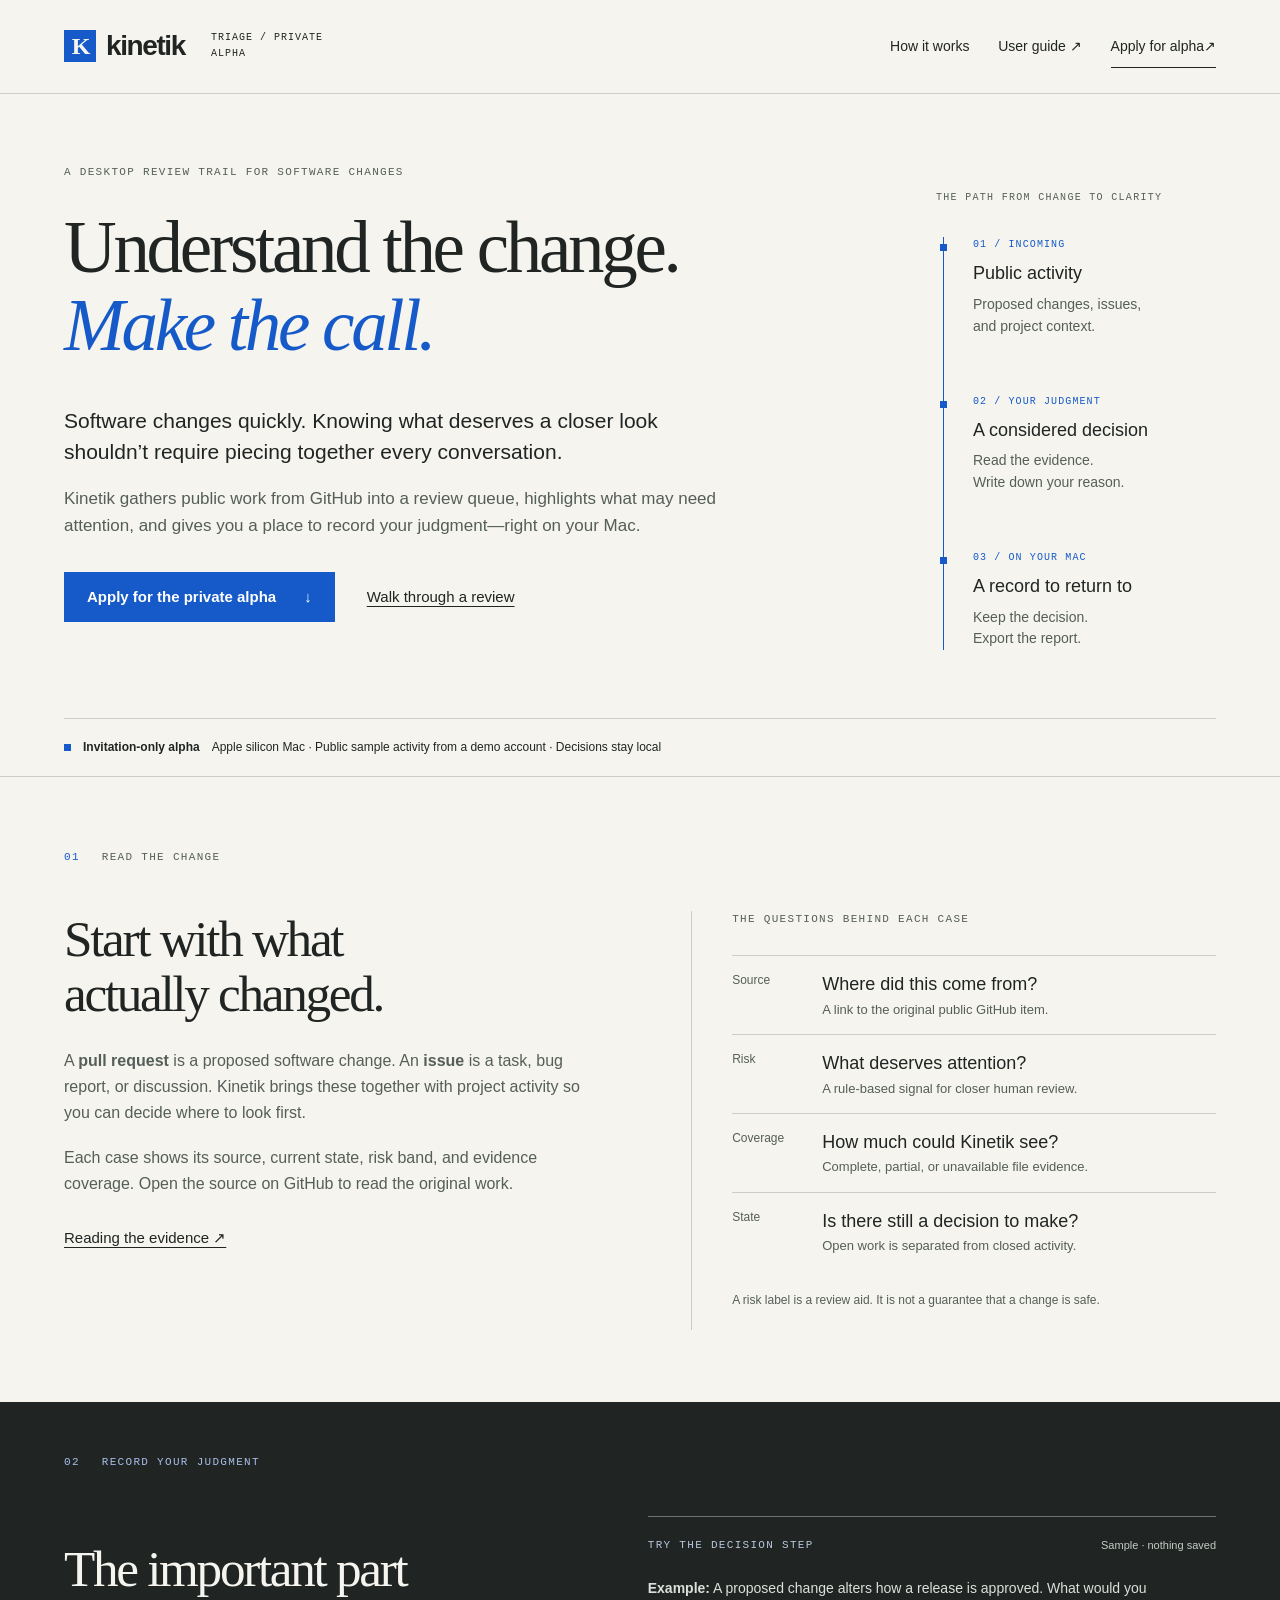
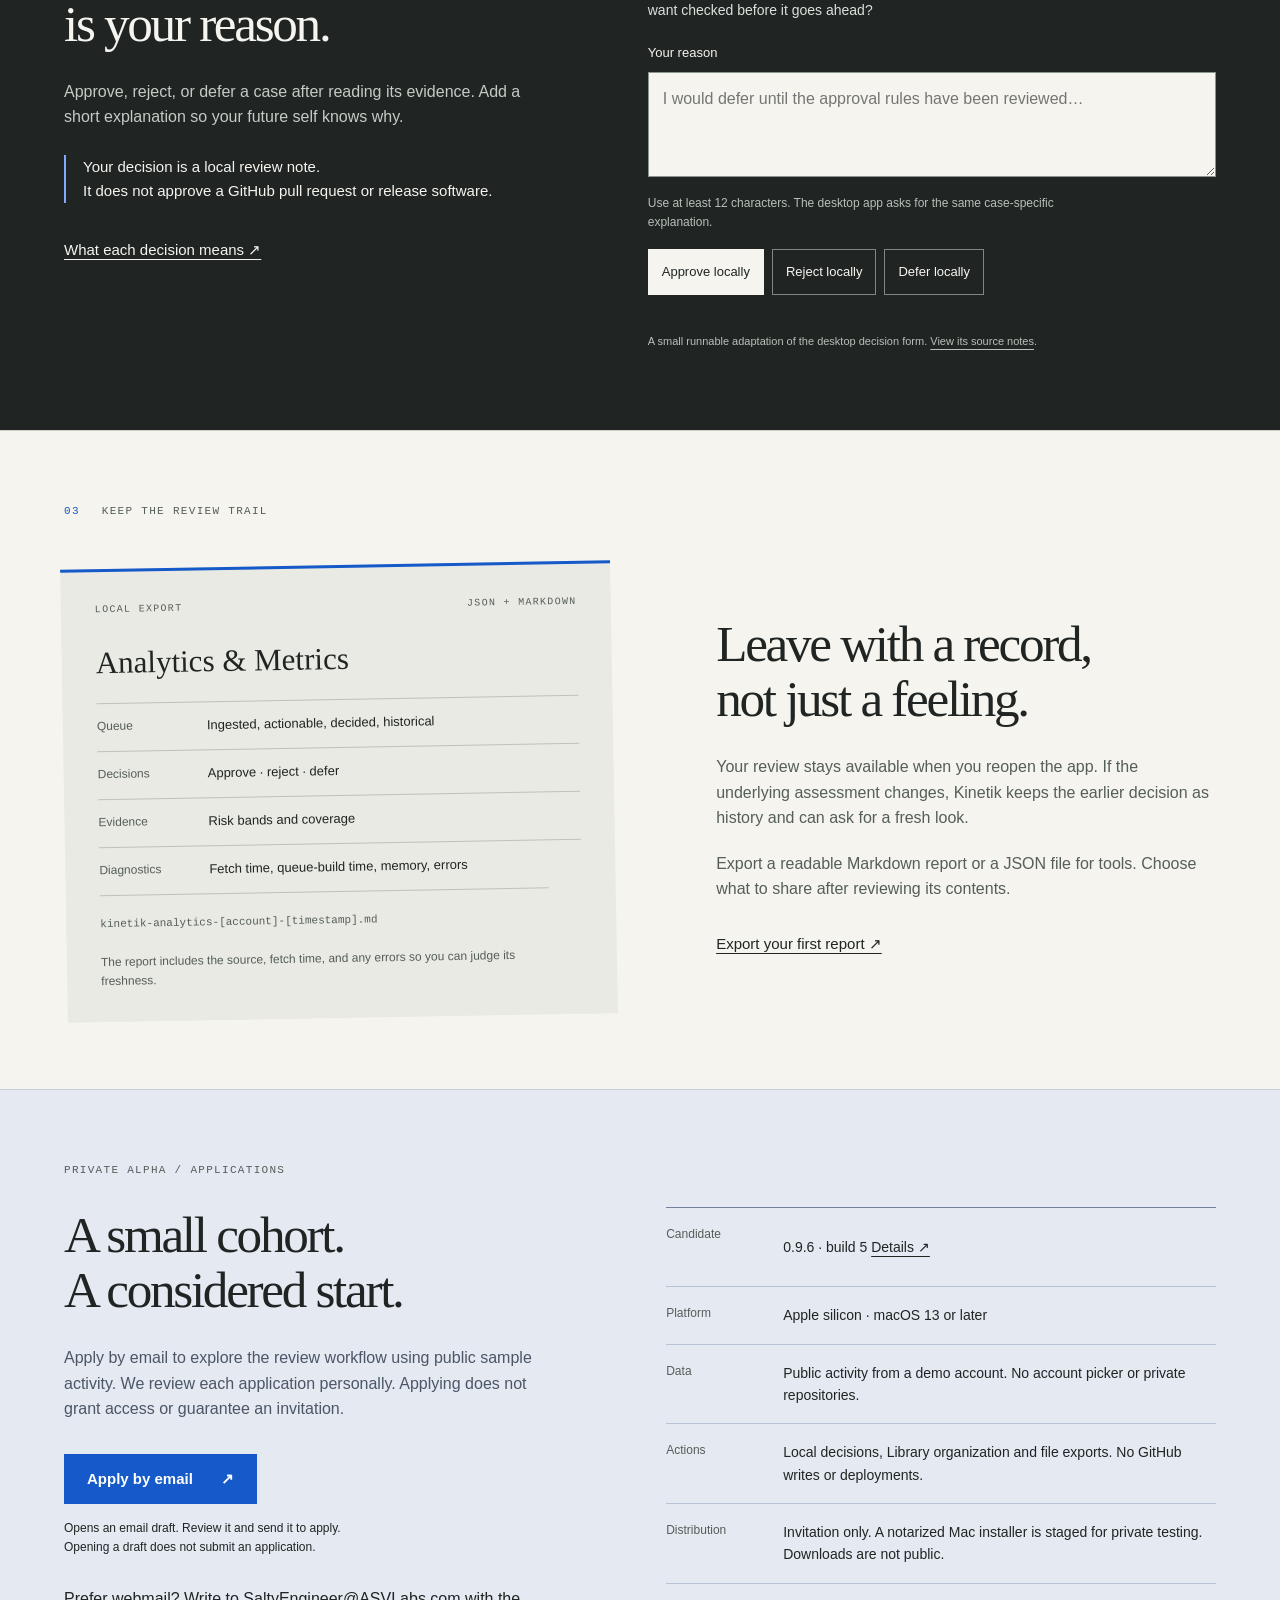
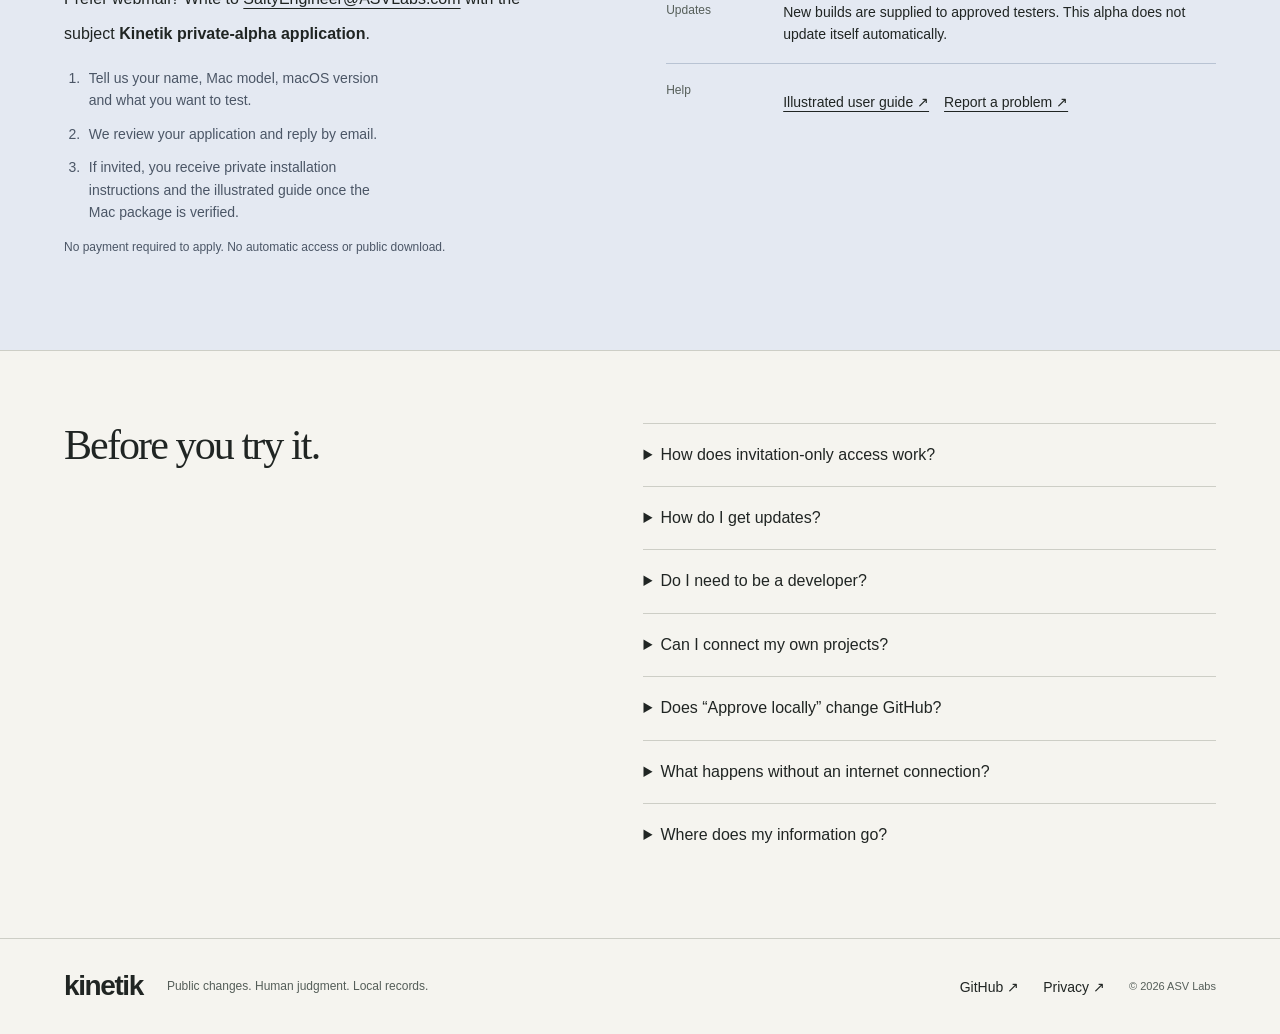
<file: index.html>
<!doctype html>
<html lang="en">
<head>
<meta charset="utf-8"><meta name="viewport" content="width=device-width,initial-scale=1">
<meta name="description" content="Kinetik Triage is a Mac app for reviewing public software changes, recording your judgment, and keeping a local report. Apply by email for the invitation-only alpha pilot.">
<meta name="theme-color" content="#f5f4ef"><meta property="og:title" content="Kinetik — Understand the change. Make the call."><meta property="og:description" content="A desktop review trail for software changes. Public GitHub activity, human judgment, local records. Apply by email for the invitation-only Mac alpha."><meta property="og:type" content="website"><meta property="og:url" content="https://asv-labs.github.io/kinetik-triage/"><meta property="og:image" content="https://asv-labs.github.io/kinetik-triage/og-card.jpg"><meta property="og:image:width" content="1200"><meta property="og:image:height" content="630"><meta name="twitter:card" content="summary_large_image"><meta name="twitter:title" content="Kinetik — Understand the change. Make the call."><meta name="twitter:description" content="A desktop review trail for software changes. Public GitHub activity, human judgment, local records. Apply by email for the invitation-only Mac alpha."><meta name="twitter:image" content="https://asv-labs.github.io/kinetik-triage/og-card.jpg">
<title>Kinetik — a clearer view of software changes</title><link rel="stylesheet" href="styles.css"><link rel="icon" href="mark.svg" type="image/svg+xml">
<script src="demo.js" defer></script>
</head>
<body>
<a class="skip" href="#main">Skip to content</a>
<header class="masthead"><a class="wordmark" href="#" aria-label="Kinetik home"><span class="mark" aria-hidden="true">K</span>kinetik<span class="edition">TRIAGE / PRIVATE ALPHA</span></a><nav aria-label="Main"><a href="#workflow">How it works</a><a href="https://github.com/ASV-Labs/kinetik-triage/blob/main/USER_GUIDE.md">User guide ↗</a><a class="nav-release" href="#alpha">Apply for alpha <span aria-hidden="true">↗</span></a></nav></header>
<main id="main">
<section class="intro" aria-labelledby="headline">
<div class="intro-copy"><p class="eyebrow">A desktop review trail for software changes</p><h1 id="headline">Understand the change.<br><em>Make the call.</em></h1><p class="lead">Software changes quickly. Knowing what deserves a closer look shouldn’t require piecing together every conversation.</p><p class="definition">Kinetik gathers public work from GitHub into a review queue, highlights what may need attention, and gives you a place to record your judgment—right on your Mac.</p><div class="hero-actions"><a class="button primary" href="#alpha">Apply for the private alpha <span aria-hidden="true">↓</span></a><a class="text-link" href="#workflow">Walk through a review</a></div></div>
<aside class="trail" aria-label="The review trail"><span class="trail-caption">THE PATH FROM CHANGE TO CLARITY</span><ol><li><span>01 / INCOMING</span><strong>Public activity</strong><p>Proposed changes, issues,<br>and project context.</p></li><li><span>02 / YOUR JUDGMENT</span><strong>A considered decision</strong><p>Read the evidence.<br>Write down your reason.</p></li><li><span>03 / ON YOUR MAC</span><strong>A record to return to</strong><p>Keep the decision.<br>Export the report.</p></li></ol></aside>
<div class="scope-line"><span class="status-dot" aria-hidden="true"></span><strong>Invitation-only alpha</strong><p>Apple silicon Mac · Public sample activity from a demo account · Decisions stay local</p></div>
</section>
<section class="read-section" id="workflow" aria-labelledby="read-title"><div class="section-index">01 <span>READ THE CHANGE</span></div><div class="read-grid"><div><h2 id="read-title">Start with what<br>actually changed.</h2><p>A <strong>pull request</strong> is a proposed software change. An <strong>issue</strong> is a task, bug report, or discussion. Kinetik brings these together with project activity so you can decide where to look first.</p><p>Each case shows its source, current state, risk band, and evidence coverage. Open the source on GitHub to read the original work.</p><a class="text-link" href="https://github.com/ASV-Labs/kinetik-triage/blob/main/USER_GUIDE.md#2-read-the-evidence">Reading the evidence ↗</a></div><div class="evidence-ledger"><p class="eyebrow">The questions behind each case</p><dl><div><dt>Source</dt><dd>Where did this come from?<small>A link to the original public GitHub item.</small></dd></div><div><dt>Risk</dt><dd>What deserves attention?<small>A rule-based signal for closer human review.</small></dd></div><div><dt>Coverage</dt><dd>How much could Kinetik see?<small>Complete, partial, or unavailable file evidence.</small></dd></div><div><dt>State</dt><dd>Is there still a decision to make?<small>Open work is separated from closed activity.</small></dd></div></dl><p class="footnote">A risk label is a review aid. It is not a guarantee that a change is safe.</p></div></div></section>
<section class="decide-section" aria-labelledby="decide-title"><div class="section-index">02 <span>RECORD YOUR JUDGMENT</span></div><div class="workbench"><div class="decision-copy"><h2 id="decide-title">The important part<br>is your reason.</h2><p>Approve, reject, or defer a case after reading its evidence. Add a short explanation so your future self knows why.</p><p class="local-boundary">Your decision is a local review note.<br>It does not approve a GitHub pull request or release software.</p><a class="text-link" href="https://github.com/ASV-Labs/kinetik-triage/blob/main/USER_GUIDE.md#3-write-your-reason-and-decide">What each decision means ↗</a></div><div class="trial" data-wdi-product-proof="runnable-dom" data-wdi-source-ref="demo.js (desktop decision validation, 0.9.5/build 4)"><div class="trial-top"><span class="eyebrow">TRY THE DECISION STEP</span><span class="sample-tag">Sample · nothing saved</span></div><p class="sample-context"><strong>Example:</strong> A proposed change alters how a release is approved. What would you want checked before it goes ahead?</p><form id="decision-example" novalidate><label for="rationale">Your reason</label><textarea id="rationale" name="rationale" rows="3" aria-describedby="reason-hint reason-error" placeholder="I would defer until the approval rules have been reviewed…" required></textarea><p class="field-hint" id="reason-hint">Use at least 12 characters. The desktop app asks for the same case-specific explanation.</p><p id="reason-error" class="form-error" role="alert" hidden></p><fieldset><legend class="sr-only">Record a sample local decision</legend><button type="button" name="action" value="approve">Approve locally</button><button type="button" name="action" value="reject">Reject locally</button><button type="button" name="action" value="defer">Defer locally</button></fieldset></form><div id="decision-result" class="result" tabindex="-1" hidden><p class="eyebrow">EXAMPLE OUTCOME</p><h3 id="outcome-title"></h3><p id="outcome-reason"></p><p class="field-hint">In the Mac app, this becomes a saved local record. This website sends and saves nothing from this example.</p><button id="try-again" type="button">Try another decision ↺</button></div><noscript><p>The interactive example needs JavaScript. In the Mac app, write a reason, then choose Approve, Reject, or Defer locally.</p></noscript><p class="demo-note">A small runnable adaptation of the desktop decision form. <a href="provenance.md">View its source notes</a>.</p></div></div></section>
<section class="keep-section" aria-labelledby="keep-title"><div class="section-index">03 <span>KEEP THE REVIEW TRAIL</span></div><div class="keep-grid"><div class="report-object"><div class="file-line"><span>LOCAL EXPORT</span><span>JSON + MARKDOWN</span></div><h3>Analytics &amp; Metrics</h3><dl><div><dt>Queue</dt><dd>Ingested, actionable, decided, historical</dd></div><div><dt>Decisions</dt><dd>Approve · reject · defer</dd></div><div><dt>Evidence</dt><dd>Risk bands and coverage</dd></div><div><dt>Diagnostics</dt><dd>Fetch time, queue-build time, memory, errors</dd></div></dl><p class="file-name">kinetik-analytics-[account]-[timestamp].md</p><p class="footnote">The report includes the source, fetch time, and any errors so you can judge its freshness.</p></div><div><h2 id="keep-title">Leave with a record,<br>not just a feeling.</h2><p>Your review stays available when you reopen the app. If the underlying assessment changes, Kinetik keeps the earlier decision as history and can ask for a fresh look.</p><p>Export a readable Markdown report or a JSON file for tools. Choose what to share after reviewing its contents.</p><a class="text-link" href="https://github.com/ASV-Labs/kinetik-triage/blob/main/USER_GUIDE.md#5-export-a-report">Export your first report ↗</a></div></div></section>
<section class="alpha-section" id="alpha" aria-labelledby="alpha-title"><p class="eyebrow">PRIVATE ALPHA / APPLICATIONS</p><div class="alpha-grid"><div><h2 id="alpha-title">A small cohort.<br>A considered start.</h2><p>Apply by email to explore the review workflow using public sample activity. We review each application personally. Applying does not grant access or guarantee an invitation.</p><div id="application-contact"><a class="button primary" href="mailto:SaltyEngineer@ASVLabs.com?subject=Kinetik%20private-alpha%20application&amp;body=Hi%20ASV%20Labs%2C%0A%0AI%20would%20like%20to%20apply%20for%20the%20Kinetik%20Triage%20private%20alpha.%0A%0AName%3A%20%0AMac%20model%20%28Apple%20silicon%29%3A%20%0AmacOS%20version%3A%20%0AWhat%20I%20would%20like%20to%20test%3A%20%0A%0AI%20understand%20that%20this%20pilot%20uses%20public%20activity%20from%20a%20demo%20account%2C%20records%20decisions%20locally%2C%20and%20requires%20an%20invitation%20before%20I%20receive%20the%20installer.%0A">Apply by email <span aria-hidden="true">↗</span></a><p class="release-note">Opens an email draft. Review it and send it to apply.<br>Opening a draft does not submit an application.</p><p class="application-address">Prefer webmail? Write to <a href="mailto:SaltyEngineer@ASVLabs.com">SaltyEngineer@ASVLabs.com</a> with the subject <strong>Kinetik private-alpha application</strong>.</p></div><ol class="application-steps"><li>Tell us your name, Mac model, macOS version and what you want to test.</li><li>We review your application and reply by email.</li><li>If invited, you receive private installation instructions and the illustrated guide once the Mac package is verified.</li></ol><p class="release-note">No payment required to apply. No automatic access or public download.</p></div><dl class="release-ledger"><div><dt>Candidate</dt><dd>0.9.6 · build 5 <a href="https://github.com/ASV-Labs/kinetik-triage/blob/main/RELEASE_STATUS.md">Details ↗</a></dd></div><div><dt>Platform</dt><dd>Apple silicon · macOS 13 or later</dd></div><div><dt>Data</dt><dd>Public activity from a demo account. No account picker or private repositories.</dd></div><div><dt>Actions</dt><dd>Local decisions, Library organization and file exports. No GitHub writes or deployments.</dd></div><div><dt>Distribution</dt><dd>Invitation only. A notarized Mac installer is staged for private testing. Downloads are not public.</dd></div><div><dt>Updates</dt><dd>New builds are supplied to approved testers. This alpha does not update itself automatically.</dd></div><div><dt>Help</dt><dd><a href="https://github.com/ASV-Labs/kinetik-triage/blob/main/USER_GUIDE.md">Illustrated user guide ↗</a><a href="https://github.com/ASV-Labs/kinetik-triage/issues">Report a problem ↗</a></dd></div></dl></div></section>
<section class="questions" aria-labelledby="questions-title"><h2 id="questions-title">Before you try it.</h2><div><details><summary>How does invitation-only access work?</summary><p>Apply by email, then wait for a personal reply. We share installation instructions with approved testers after the package passes its release checks. The desktop pilot has no account login or license enforcement, so please do not redistribute an invited build.</p></details><details><summary>How do I get updates?</summary><p>Approved testers receive new verified builds and release notes through the private invitation channel. Quit Kinetik before replacing the app. Your review files stay on your Mac; back them up before testing a new alpha. There is no automatic updater in this version.</p></details><details><summary>Do I need to be a developer?</summary><p>You can follow the guide without writing code. Familiarity with the project helps you judge a change. Kinetik organizes evidence; it does not replace the people who understand that software.</p></details><details><summary>Can I connect my own projects?</summary><p>Not in this alpha. The current pilot uses public activity from a demo account, which can include contributions to other repositories. There is no profile picker, private repository access, or GitHub sign-in.</p></details><details><summary>Does “Approve locally” change GitHub?</summary><p>No. All decisions stay on this Mac. Nothing is merged, deployed, or published. Defer records a decision but does not schedule a reminder.</p></details><details><summary>What happens without an internet connection?</summary><p>The app can show its last saved public queue when available. It labels cached or failed loads so you know the data may be old. A first launch without data can show an empty queue and an error.</p></details><details><summary>Where does my information go?</summary><p>The desktop app requests public GitHub data; GitHub sees ordinary network metadata. Your rationale and local decisions are not sent to GitHub. This landing page has no analytics or form submission service. Applying opens your email app; you choose whether to send your application to ASV Labs. Your email provider processes that message. See the <a href="https://github.com/ASV-Labs/kinetik-triage/blob/main/PRIVACY.md">privacy notice</a>.</p></details></div></section>
</main>
<footer><a class="wordmark" href="#">kinetik</a><p>Public changes. Human judgment. Local records.</p><nav aria-label="Footer"><a href="https://github.com/ASV-Labs/kinetik-triage">GitHub ↗</a><a href="https://github.com/ASV-Labs/kinetik-triage/blob/main/PRIVACY.md">Privacy ↗</a></nav><small>© 2026 ASV Labs</small></footer>
</body></html>
</file>
<file: styles.css>
:root{--paper:#f5f4ef;--ink:#202523;--muted:#555e59;--blue:#155ac8;--line:#cdcec6;--white:#fff;--display:Georgia,'Times New Roman',serif;font-family:-apple-system,BlinkMacSystemFont,'Segoe UI',sans-serif;color:var(--ink);background-color:#f5f4ef;font-size:16px;line-height:1.6}*{box-sizing:border-box}[hidden]{display:none!important}body{margin:0}a{color:inherit;text-underline-offset:4px}button,textarea{font:inherit}button,a,summary{-webkit-tap-highlight-color:transparent}a:focus-visible,button:focus-visible,summary:focus-visible,textarea:focus-visible{outline:3px solid var(--blue);outline-offset:5px}p{max-width:68ch;margin:0 0 1.25rem}h1,h2,h3{line-height:1.08;margin:0;font-weight:400}h1,h2{font-family:var(--display);letter-spacing:-.045em}h1{font-size:clamp(3.5rem,5.7vw,5.65rem)}h1 em{font-weight:400;color:var(--blue)}h2{font-size:clamp(2.6rem,4vw,4rem);margin-bottom:1.7rem}h3{font-size:1.5rem}a.button,.button,button,summary{min-height:44px}.masthead{display:flex;justify-content:space-between;align-items:center;gap:2rem;padding:24px 5vw;border-bottom:1px solid var(--line)}.wordmark{display:inline-flex;gap:10px;align-items:center;font-weight:650;letter-spacing:-1.4px;font-size:28px;text-decoration:none;min-height:44px}.mark{font-family:var(--display);color:var(--paper);background:var(--blue);font-size:24px;line-height:32px;width:32px;text-align:center;letter-spacing:-2px}.edition{font-family:ui-monospace,monospace;font-size:10px;letter-spacing:1px;font-weight:400;margin-left:16px;max-width:8rem}.masthead nav{display:flex;align-items:center;gap:1.8rem}.masthead nav a,footer nav a{display:inline-flex;align-items:center;min-height:44px;text-decoration:none;font-size:14px}.nav-release{border-bottom:1px solid var(--ink)}.intro{padding:70px 5vw 0;display:grid;grid-template-columns:minmax(0,1fr) 280px;gap:3rem 5vw}.eyebrow,.section-index,.trail-caption,.file-line,.file-name{font-family:ui-monospace,SFMono-Regular,Menlo,monospace;font-size:11px;letter-spacing:1.3px;text-transform:uppercase}.eyebrow{margin-bottom:1.7rem;color:var(--muted)}.lead{font-size:21px;line-height:1.5;max-width:40rem;margin:2.4rem 0 1.1rem}.definition{max-width:41rem;color:var(--muted);font-size:17px}.hero-actions{display:flex;align-items:center;gap:2rem;margin-top:2rem}.button{padding:12px 22px;display:inline-flex;align-items:center;justify-content:center;gap:28px;text-decoration:none;font-size:15px;font-weight:600}.primary{background:var(--blue);color:white;border:1px solid var(--blue)}.primary:hover{background:#124aa2}.text-link{display:inline-flex;align-items:center;min-height:44px;font-size:15px}.trail{padding-top:18px}.trail-caption{font-size:10px;color:var(--muted)}.trail ol{padding:0 0 0 23px;margin:30px 0 0 7px;list-style:none;border-left:1px solid var(--blue)}.trail li{position:relative;padding:0 0 36px 6px}.trail li:last-child{padding-bottom:0}.trail li:before{position:absolute;content:'';width:7px;height:7px;background:var(--blue);left:-27px;top:7px}.trail li span{display:block;font-size:10px;letter-spacing:1.1px;color:var(--blue);font-family:ui-monospace,monospace}.trail strong{display:block;font-size:18px;font-weight:500;margin:6px 0}.trail p{font-size:14px;color:var(--muted);line-height:1.55}.scope-line{grid-column:1/-1;display:flex;align-items:center;gap:12px;border-top:1px solid var(--line);padding:19px 0;font-size:12px}.scope-line p{margin:0;max-width:none}.scope-line a{padding:12px 0}.status-dot{width:7px;height:7px;background:var(--blue);flex:none}.section-index{display:flex;align-items:center;gap:22px;color:var(--blue);margin-bottom:44px}.section-index>span{color:var(--muted)}.read-section,.keep-section,.alpha-section,.questions{padding:72px 5vw;border-top:1px solid var(--line)}.read-grid{display:grid;grid-template-columns:1fr 1fr;gap:8vw}.read-grid p,.keep-grid>div>p{color:var(--muted)}.evidence-ledger{padding-left:2.5rem;border-left:1px solid var(--line)}dl{margin:0}.evidence-ledger dl>div{display:grid;grid-template-columns:90px 1fr;padding:15px 0;border-top:1px solid var(--line)}dt{font-size:12px;color:var(--muted)}dd{margin:0}.evidence-ledger dd{font-size:18px;line-height:1.45}.evidence-ledger small{display:block;font-size:13px;color:var(--muted);margin-top:3px}.footnote{font-size:12px;color:var(--muted);margin-top:20px}.decide-section{background:var(--ink);color:var(--paper);padding:52px 5vw 66px}.decide-section .section-index,.decide-section .section-index>span{color:#a9bdea}.workbench{display:grid;grid-template-columns:1fr 1.15fr;gap:7vw}.decision-copy{padding-top:25px}.decision-copy>p{color:#c4cbc5}.decision-copy .local-boundary{border-left:2px solid #81aaff;padding-left:17px;font-size:15px;margin:25px 0;color:var(--paper)}.trial{border-top:1px solid #6b726d;padding-top:20px}.trial-top{display:flex;justify-content:space-between;gap:12px;align-items:center}.trial .eyebrow{color:#b8c7dc;margin:0}.sample-tag{font-size:11px;color:#c4cbc5}.sample-context{font-size:14px;margin:22px 0;color:#dbe0db}.trial label{font-size:13px;display:block;margin-bottom:8px}textarea{width:100%;resize:vertical;min-height:105px;border:1px solid #8a968d;border-radius:0;padding:14px;background:#f5f4ef;color:var(--ink);line-height:1.5}.field-hint{font-size:12px;line-height:1.6;color:#b6c0b8;margin:9px 0 17px}.trial fieldset{border:0;padding:0;margin:0;display:flex;gap:8px}.trial button{cursor:pointer;border:1px solid #7d8980;background:transparent;color:var(--paper);padding:9px 13px;font-size:13px;min-height:46px}.trial button:hover{background:#3b4840}.trial button[value=approve]{background-color:var(--paper);color:var(--ink);border-color:var(--paper)}.trial button:focus-visible,textarea:focus-visible{outline-color:#8fb6ff}.demo-note{font-size:11px;line-height:1.6;margin:25px 0 0;color:#b6c0b8}.demo-note a{display:inline-flex;min-height:44px;align-items:center}.form-error{color:#ffc1b7;font-size:14px;margin:8px 0}.result{padding:18px 0}.result h3{font-family:var(--display);font-size:32px;margin:16px 0}.result #outcome-reason{overflow-wrap:anywhere;white-space:pre-wrap}.keep-grid{display:grid;grid-template-columns:1.1fr 1fr;gap:8vw;align-items:center}.report-object{background:#e9eae3;padding:30px 34px;transform:rotate(-1deg);border-top:3px solid var(--blue)}.file-line{display:flex;justify-content:space-between;font-size:10px;color:var(--muted);margin-bottom:28px}.report-object h3{font-family:var(--display);font-size:31px;margin-bottom:24px}.report-object dl>div{border-top:1px solid #bfc2b7;display:grid;grid-template-columns:90px 1fr;gap:20px;padding:13px 0}.report-object dd{font-size:13px}.file-name{text-transform:none;letter-spacing:0;font-size:11px;border-top:1px solid #bfc2b7;padding-top:20px;overflow-wrap:anywhere;margin-bottom:0}.report-object .footnote{margin-bottom:0}.alpha-section{background:#e4e9f2;border-color:#c5cddd}.alpha-grid{display:grid;grid-template-columns:1fr 1.1fr;gap:8vw}.alpha-grid>div>p{max-width:30rem;color:#4b5666}.alpha-grid .button{margin-top:12px}.release-note{font-size:12px;margin-top:15px}.release-ledger>div{display:grid;grid-template-columns:95px 1fr;gap:22px;padding:17px 0;border-top:1px solid #b8c3d3}.release-ledger>div:first-child{border-top:1px solid #71829a}.release-ledger dd{font-size:14px}.release-ledger dd a{display:inline-flex;min-height:44px;align-items:center;margin-right:15px}.questions{display:grid;grid-template-columns:1fr 1.2fr;gap:8vw}.questions h2{font-size:42px}.questions details{border-top:1px solid var(--line)}summary{cursor:pointer;font-size:16px;padding:20px 24px 20px 0;line-height:1.4}details p{font-size:14px;color:var(--muted);padding-right:28px}footer{padding:25px 5vw;border-top:1px solid var(--line);display:flex;gap:24px;align-items:center;flex-wrap:wrap}footer p{margin:0;font-size:12px;color:var(--muted)}footer nav{display:flex;gap:24px;margin-left:auto}footer small{font-size:11px;color:var(--muted)}.skip{position:absolute;top:-100px;left:20px;padding:12px;background:white;z-index:10}.skip:focus{top:15px}.sr-only{position:absolute;width:1px;height:1px;overflow:hidden;clip-path:inset(50%)}
@media(max-width:1000px){.edition{display:none}.intro{grid-template-columns:1fr 210px;gap:28px}.intro h1{font-size:60px}.trail strong{font-size:16px}.masthead nav{gap:20px}.read-grid,.workbench,.keep-grid,.alpha-grid{gap:35px}.evidence-ledger{padding-left:20px}.workbench{grid-template-columns:1fr 1fr}.trial fieldset{flex-wrap:wrap}.trial button{flex:1}.scope-line{flex-wrap:wrap}.questions{grid-template-columns:1fr 1.4fr;gap:30px}}
@media(max-width:640px){.masthead{padding:14px 22px;gap:10px}.wordmark{font-size:25px}.masthead nav>a:not(.nav-release){display:none}.masthead nav{gap:0}.nav-release{font-size:12px!important}.intro{display:flex;flex-direction:column;padding:40px 22px 0;gap:28px}.intro h1{font-size:49px;letter-spacing:-2.5px;line-height:1.07}.intro .eyebrow{font-size:9px;letter-spacing:1px;max-width:28ch;margin-bottom:24px}.lead{font-size:18px;margin-top:28px}.definition{font-size:15px}.trail{display:none}.hero-actions{flex-direction:column;align-items:stretch;gap:10px;margin-top:25px}.hero-actions>.text-link{justify-content:center}.scope-line{order:-1;display:block;border-top:0;border-bottom:1px solid var(--line);padding:0 0 20px;font-size:11px}.scope-line .status-dot{display:inline-block;margin-right:8px}.scope-line p{margin-top:8px;line-height:1.9}.read-section,.keep-section,.alpha-section,.questions{padding:44px 22px}.section-index{margin-bottom:30px;font-size:10px;gap:16px}h2{font-size:39px;letter-spacing:-1.5px;margin-bottom:22px}.read-grid,.workbench,.keep-grid,.alpha-grid,.questions{display:flex;flex-direction:column;gap:32px}.read-grid>div>p,.decision-copy>p,.keep-grid>div>p,.alpha-grid>div>p{font-size:15px}.evidence-ledger{border-left:0;padding-left:0}.evidence-ledger dl>div{grid-template-columns:72px 1fr}.evidence-ledger dd{font-size:16px}.decide-section{padding:40px 22px}.decision-copy{padding:0}.workbench{gap:20px}.trial-top{align-items:flex-start;flex-direction:column;gap:6px}.trial .eyebrow{font-size:10px}.trial fieldset{display:grid;grid-template-columns:1fr;gap:10px}.trial button{font-size:14px;min-height:48px}.keep-grid>.report-object{order:2}.report-object{transform:none;padding:23px 20px}.report-object dl>div{grid-template-columns:1fr;gap:5px}.report-object h3{font-size:28px}.file-line{font-size:9px}.release-ledger>div{grid-template-columns:1fr;gap:4px;padding:15px 0}.release-ledger dt{font-size:11px;text-transform:uppercase;letter-spacing:1px}.alpha-grid .button{width:100%}.questions h2{font-size:36px;margin-bottom:0}footer{padding:24px 22px;gap:10px 20px}footer p{flex-basis:100%}footer nav{margin-left:0}footer small{margin-left:auto}summary{font-size:15px;padding:19px 0}}
@media(prefers-reduced-motion:reduce){*{scroll-behavior:auto!important;transition:none!important;animation:none!important}}
.scope-line a,details p a{display:inline-flex;align-items:center;min-height:44px;min-width:44px;padding:0 2px}

.application-steps{padding-left:1.25rem;font-size:14px;color:#4b5666;max-width:42ch}.application-steps li{padding-left:.3rem;margin:0 0 .7rem}.application-address{overflow-wrap:anywhere}.application-address a{display:inline-flex;align-items:center;min-height:44px}
</file>
